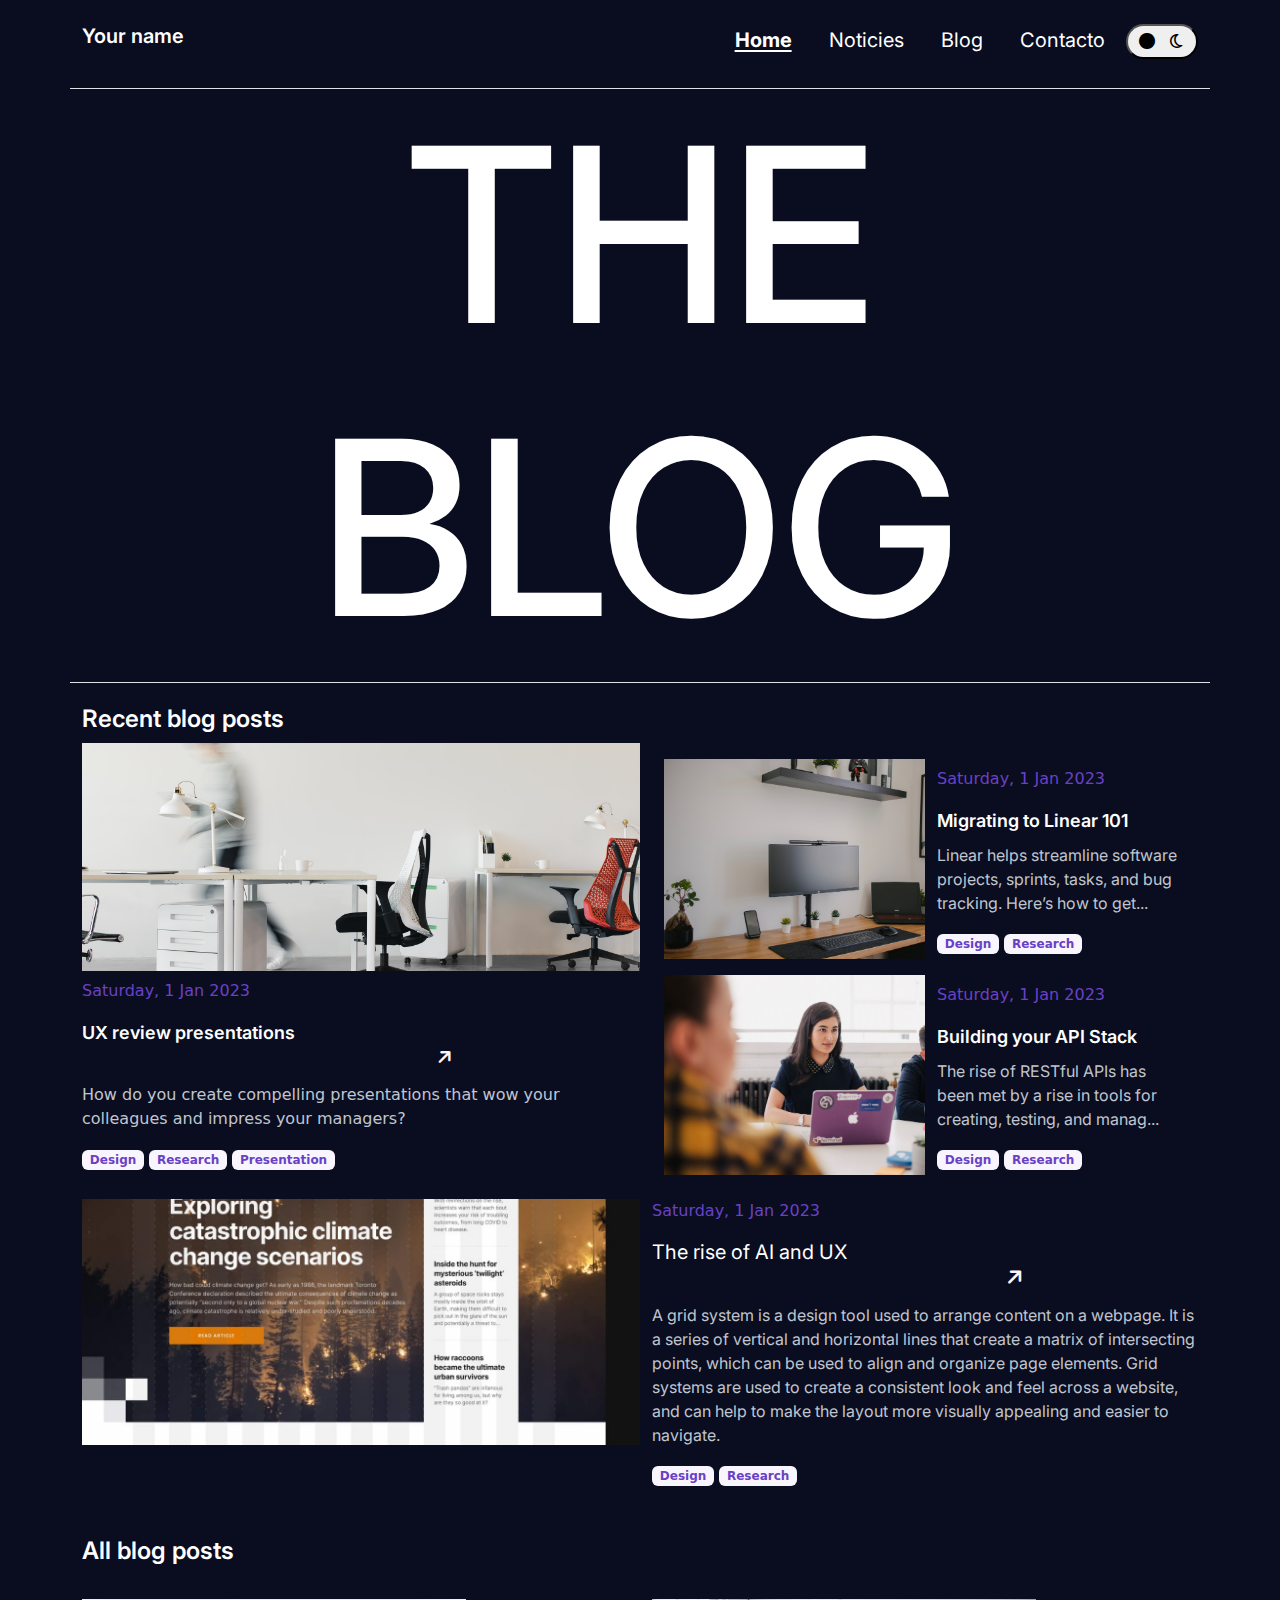
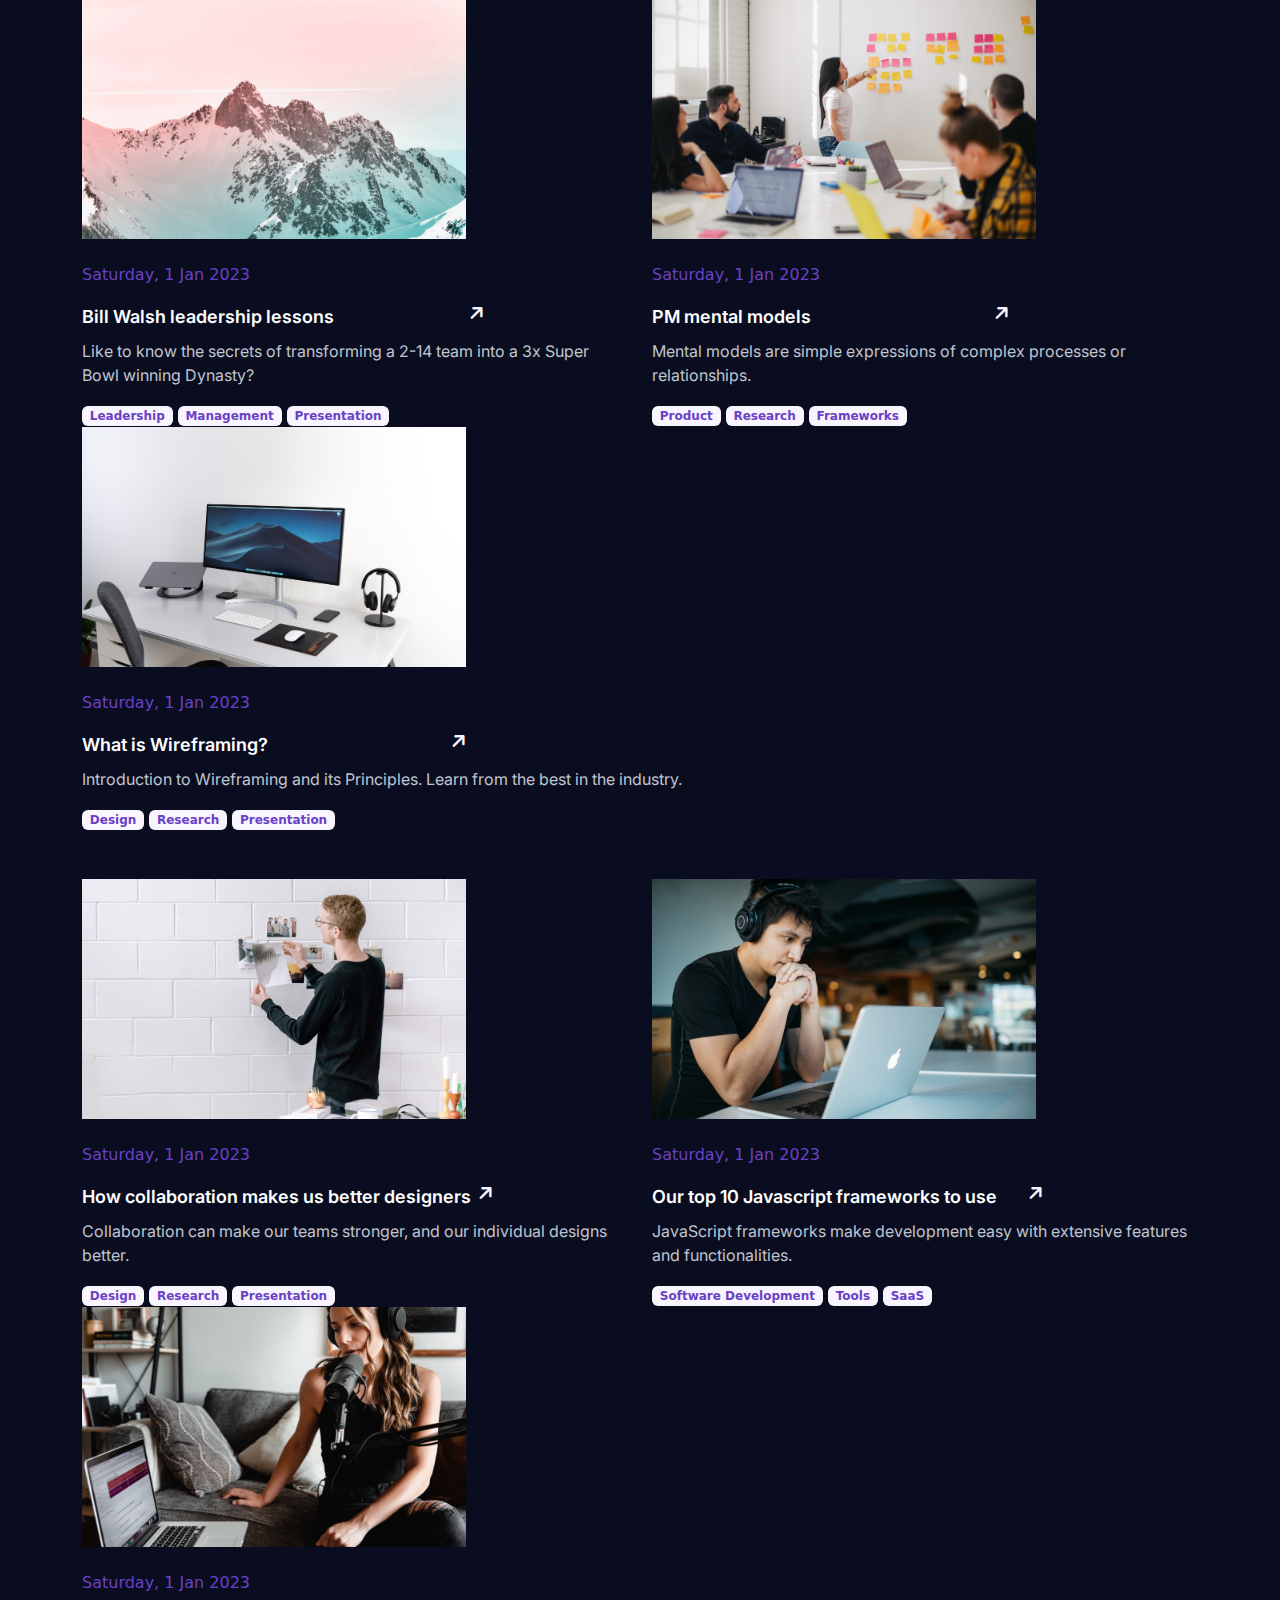
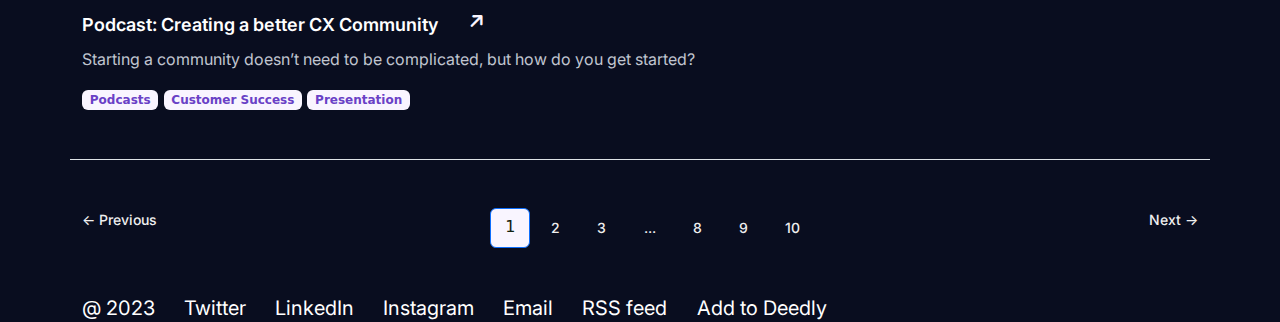
<file: index.html>
<!DOCTYPE html>
<html lang="es">
<head>
    <meta charset="UTF-8">
    <meta name="viewport" content="width=device-width, initial-scale=1.0">
    <title>The blog</title>
    <link rel="stylesheet" href="css/styles.css">
    <link href="https://cdn.jsdelivr.net/npm/bootstrap@5.3.3/dist/css/bootstrap.min.css" rel="stylesheet" integrity="sha384-QWTKZyjpPEjISv5WaRU9OFeRpok6YctnYmDr5pNlyT2bRjXh0JMhjY6hW+ALEwIH" crossorigin="anonymous">
    <link href="https://cdnjs.cloudflare.com/ajax/libs/font-awesome/6.0.0-beta3/css/all.min.css" rel="stylesheet">

</head>
<body>
        <header>
        <div class="container pt-4 pb-4">
            <div class="row">
                <p class="col-md-6 yourname">Your name</p>
                <nav class="col-md-6 text-end navegation">
                    <a class="ablog px-3" href="index.html"><u>Home</u></a>
                    <a class="a px-3" href="noticies.html">Noticies</a>
                    <a class="a px-3" href="blog.html">Blog</a>
                    <a class="a px-3" href="contacto.html">Contacto</a>
                    <button class="fondo"><i class="fa-solid fa-circle"></i> <i class="fa-regular fa-moon ps-2"></i></button>
                </nav>
            </div>
        </div>
        </header>
        <div class="">
            <div class=" container  border-top border-bottom">
                <h1 class="title">THE BLOG</h1>
            </div>
        </div>
        <div>
            <div class="container">
                <div class="row">
                    <h5 class="name">Recent blog posts</h5>
                    <div class="col-md-6">
                        <img class="imagen1" src="img/esquizofrenia.jpeg" alt="">
                        <p class="Saturday mt-2">Saturday, 1 Jan 2023</p>
                        <h4 class="tituloicon">
                            UX review presentations
                            <i class="fa-solid fa-arrow-up flecha1"></i>
                        </h4>
                        <p class="p4">How do you create compelling presentations that wow your colleagues and impress your managers?</p>
                        <span class="badge">Design</span>
                        <span class="badge">Research</span>
                        <span class="badge">Presentation</span>
                    </div>
                    <div class="col-md-6">
                        <div class="container">
                            <div class="row">
                                <div class="col-md-6">
                                    <p></p>
                                    <img class=" image2" src="img/img02.jpeg" alt="">
                                </div>
                                <div class="col-md-6 padding">
                                    <p class="Saturday">Saturday, 1 Jan 2023</p>
                                    <h4 class="titulo1" >Migrating to Linear 101</h4>
                                    <p class="texto1">Linear helps streamline software projects, sprints, tasks, and bug tracking. Here’s how to get...</p>
                                    <span class="badge">Design</span>
                                    <span class="badge">Research</span>
                                </div>
                            </div>
                        </div>
                        <div class="container">
                            <div class="row">
                                <div class="col-md-6">
                                    <p></p>
                                    <img class=" image2" src="img/img01.jpeg" alt="">
                                </div>
                                <div class="col-md-6 padding">
                                    <p class="Saturday">Saturday, 1 Jan 2023</p>
                                    <h4 class="titulo1">Building your API Stack</h4>
                                    <p class="texto1">The rise of RESTful APIs has been met by a rise in tools for creating, testing, and manag...</p>
                                    <span class="badge">Design</span>
                                    <span class="badge">Research</span>
                                </div>
                            </div>
                        </div>
                    </div>
                </div>
            </div>
        </div>
        <div>
            <div class="container">
                <div class="row">
                    <div class="col-md-6">
                        <a href="blog.html">
                            <img class="img03 mt-4" src="img/img03.jpeg" alt="">
                        </a>
                    </div>
                    <div class="col-md-6 mt-4">
                        <p class="Saturday">Saturday, 1 Jan 2023</p>
                        <h4 class="tituloicon">
                            <a href="blog.html" class="text-decoration-none text-white">
                                The rise of AI and UX
                                <i class="fa-solid fa-arrow-up flecha1"></i>
                            </a>
                        </h4>
                        <p class="texto1" >A grid system is a design tool used to arrange content on a webpage. It is a series of vertical and horizontal lines that create a matrix of intersecting points, which can be used to align and organize page elements. Grid systems are used to create a consistent look and feel across a website, and can help to make the layout more visually appealing and easier to navigate.</p>
                        <span class="badge">Design</span>
                        <span class="badge">Research</span>
                    </div>
                </div>
            </div>
        </div>
        <div>
            <div class="container pt-5 border-bottom pb-5">
                <a class="text-decoration-none" href="noticies.html">
                    <h4 class="blogs">All blog posts</h4>
                </a>
                <div class="row imagenes pt-4">
                    <div class=" col">
                        <img class="imgmenu" src="img/img04.jpeg" alt="">
                        <p class="Saturday pt-4">Saturday, 1 Jan 2023</p>
                        <h4 class="tituloicon">Bill Walsh leadership lessons
                            <i class="fa-solid fa-arrow-up flecha2"></i>
                        </h4>
                        <p class="texto1" >Like to know the secrets of transforming a 2-14 team into a 3x Super Bowl winning Dynasty?</p>
                        <span class="badge">Leadership</span>
                        <span class="badge">Management</span>
                        <span class="badge">Presentation</span>
                    </div>
                    <div class="col">
                        <img class="imgmenu" src="img/img05.jpeg" alt="">
                        <p class="Saturday pt-4">Saturday, 1 Jan 2023</p>
                        <h4 class="tituloicon">PM mental models
                            <i class="fa-solid fa-arrow-up flecha3"></i>
                        </h4>
                        <p class="texto1" >Mental models are simple expressions of complex processes or relationships.</p>
                        <span class="badge">Product</span>
                        <span class="badge">Research</span>
                        <span class="badge">Frameworks</span>
                    </div>
                    <div class="col">
                        <img class="imgmenu" src="img/img06.jpeg" alt="">
                        <p class="Saturday pt-4">Saturday, 1 Jan 2023</p>
                        <h4 class="tituloicon">What is Wireframing?
                            <i class="fa-solid fa-arrow-up flecha3"></i>
                        </h4>
                        <p class="texto1" >Introduction to Wireframing and its Principles. Learn from the best in the industry.</p>
                        <span class="badge">Design</span>
                        <span class="badge">Research</span>
                        <span class="badge">Presentation</span>
                    </div>
                </div>
                <div class="row imagenes pt-5">
                    <div class="col">
                        <img class="imgmenu" src="img/img07.jpeg" alt="">
                        <p class="Saturday pt-4">Saturday, 1 Jan 2023</p>
                        <h4 class="tituloicon">How collaboration makes us better designers
                            <i class="fa-solid fa-arrow-up"></i>
                        </h4>
                        <p class="texto1" >Collaboration can make our teams stronger, and our individual designs better.</p>
                        <span class="badge">Design</span>
                        <span class="badge">Research</span>
                        <span class="badge">Presentation</span>
                    </div>
                    <div class="col">
                        <img class="imgmenu" src="img/img08.jpeg" alt="">
                        <p class="Saturday pt-4">Saturday, 1 Jan 2023</p>
                        <h4 class="tituloicon">Our top 10 Javascript frameworks to use
                            <i class="fa-solid fa-arrow-up ms-4"></i>
                        </h4>
                        <p class="texto1" >JavaScript frameworks make development easy with extensive features and functionalities.</p>
                        <span class="badge">Software Development</span>
                        <span class="badge">Tools</span>
                        <span class="badge">SaaS</span>
                    </div>
                    <div class="col">
                        <img class="imgmenu" src="img/img09.jpeg" alt="">
                        <p class="Saturday pt-4">Saturday, 1 Jan 2023</p>
                        <h4 class="tituloicon">Podcast: Creating a better CX Community
                            <i class="fa-solid fa-arrow-up ms-4"></i>
                        </h4>
                        <p class="texto1" >Starting a community doesn’t need to be complicated, but how do you get started?</p>
                        <span class="badge">Podcasts</span>
                        <span class="badge">Customer Success</span>
                        <span class="badge">Presentation</span>
                    </div>
                </div>
            </div>
        </div>
        <div>
            <div class="container pt-5 testo">
                <p class="navend"> <- Previous</p>
                <div class="">
                    <a class="btn btn-primary pag">1</a>
                    <a class="numbers">2</a>
                    <a class="numbers">3</a>
                    <a class="numbers">...</a>
                    <a class="numbers">8</a>
                    <a class="numbers">9</a>
                    <a class="numbers">10</a>
                </div>
                <p class="navend">Next -></p>
            </div>
        </div>
        <div>
            <div class="container pt-5">
                <div class="row d-inline ">
                    <a class="text-decoration-none text-white" href="">@ 2023</a>
                    <a class="text-decoration-none text-white" href="Twitter">Twitter</a>
                    <a class="text-decoration-none text-white" href="LinkedIn">LinkedIn</a>
                    <a class="text-decoration-none text-white" href="Instagram">Instagram</a>
                    <a class="text-decoration-none text-white" href="Email">Email</a>
                    <a class="text-decoration-none text-white" href="RSS feed">RSS feed</a>
                    <a class="text-decoration-none text-white" href="Add to Feedly">Add to Deedly</a>
                </div>
            </div>
        </div>
</body>
<script src="https://code.jquery.com/jquery-3.3.1.slim.min.js" integrity="sha384-q8i/X+965DzO0rT7abK41JStQIAqVgRVzpbzo5smXKp4YfRvH+8abtTE1Pi6jizo" crossorigin="anonymous"></script>
<script src="https://cdnjs.cloudflare.com/ajax/libs/popper.js/1.14.7/umd/popper.min.js" integrity="sha384-UO2eT0CpHqdSJQ6hJty5KVphtPhzWj9WO1clHTMGa3JDZwrnQq4sF86dIHNDz0W1" crossorigin="anonymous"></script>
</html>
</file>
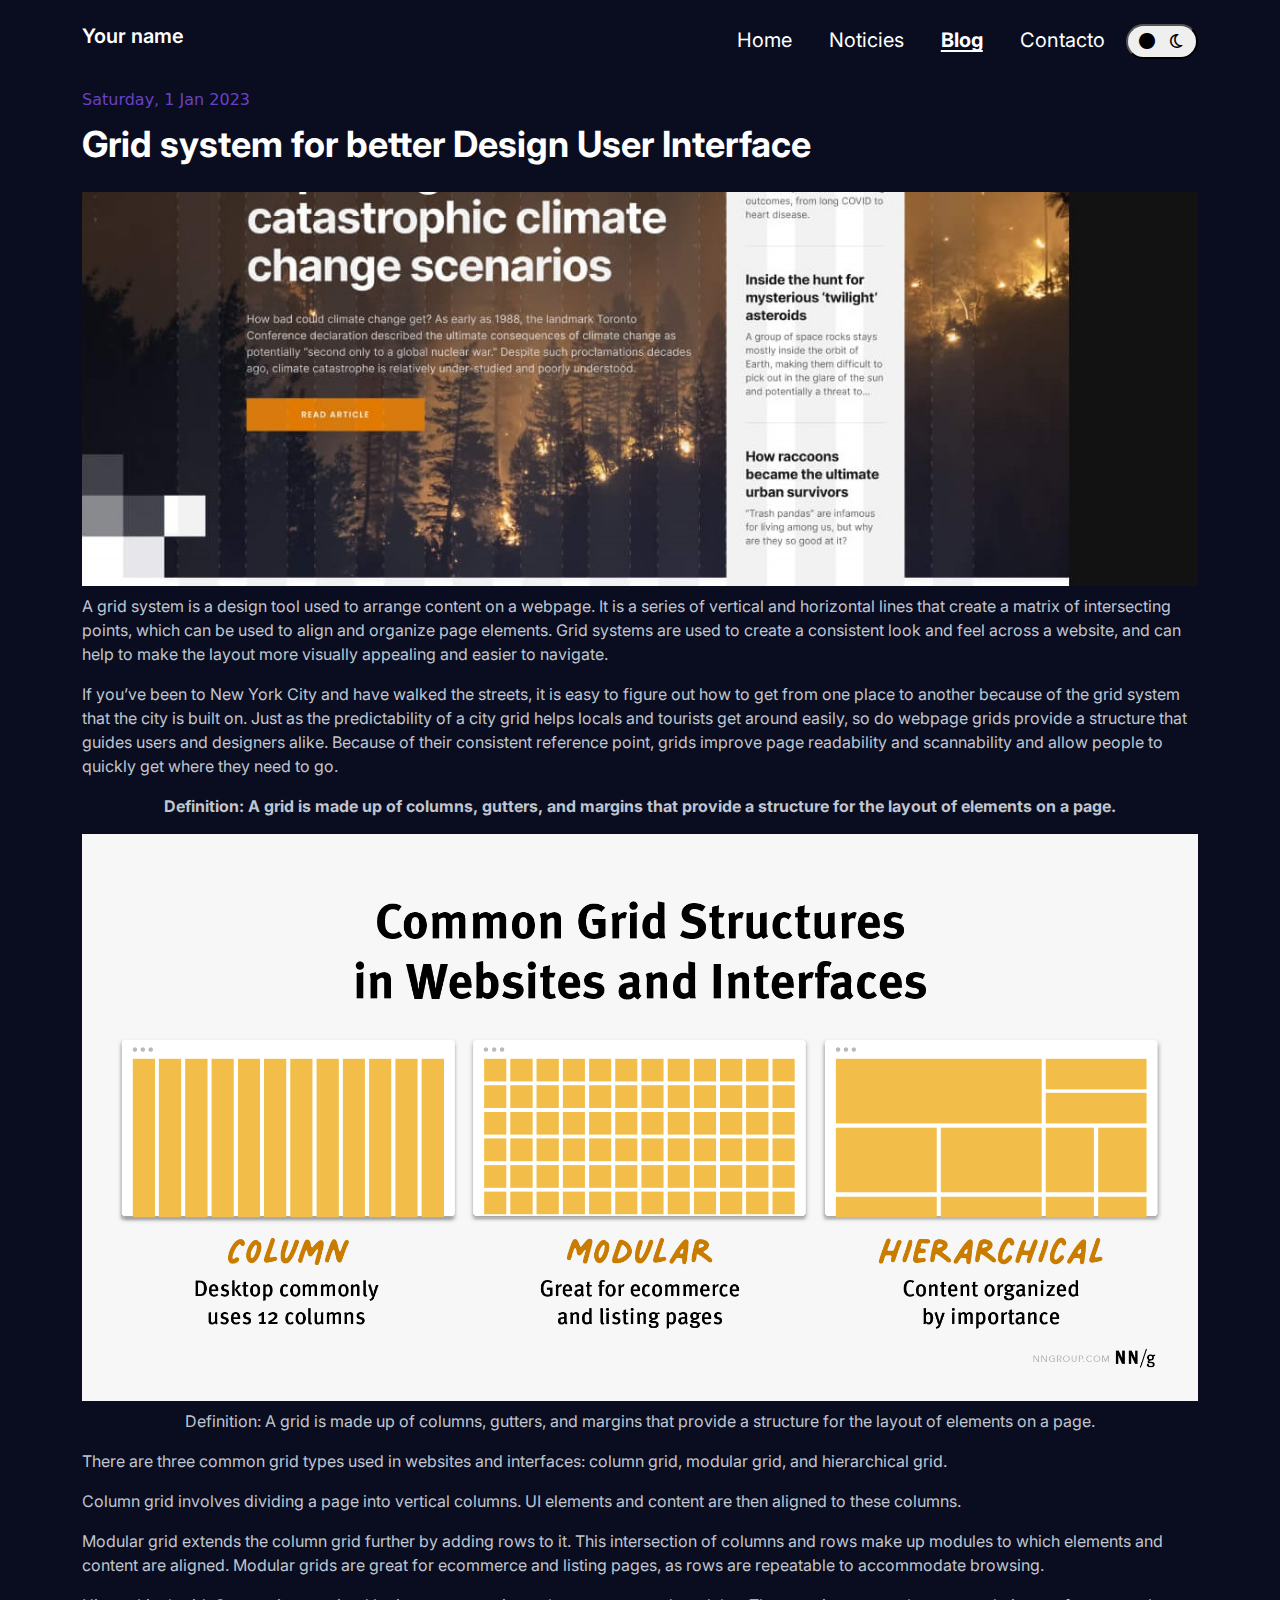
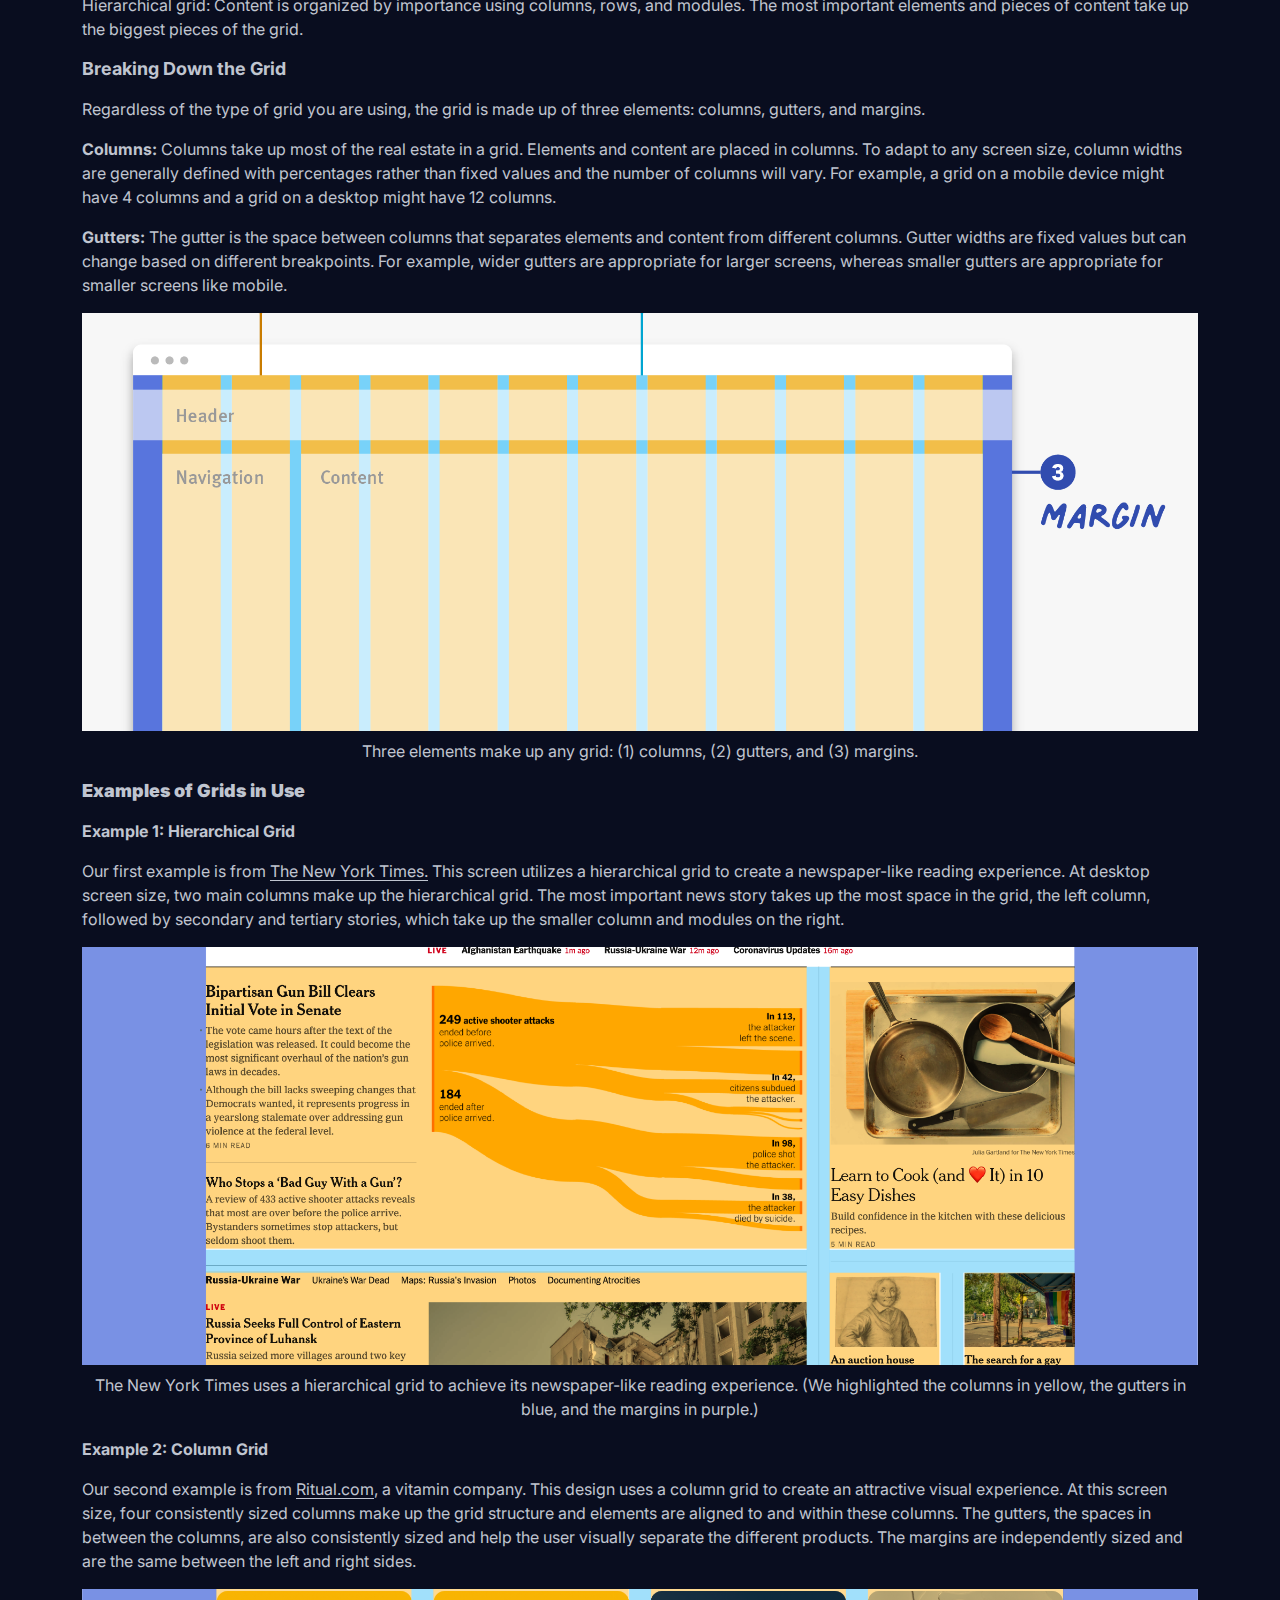
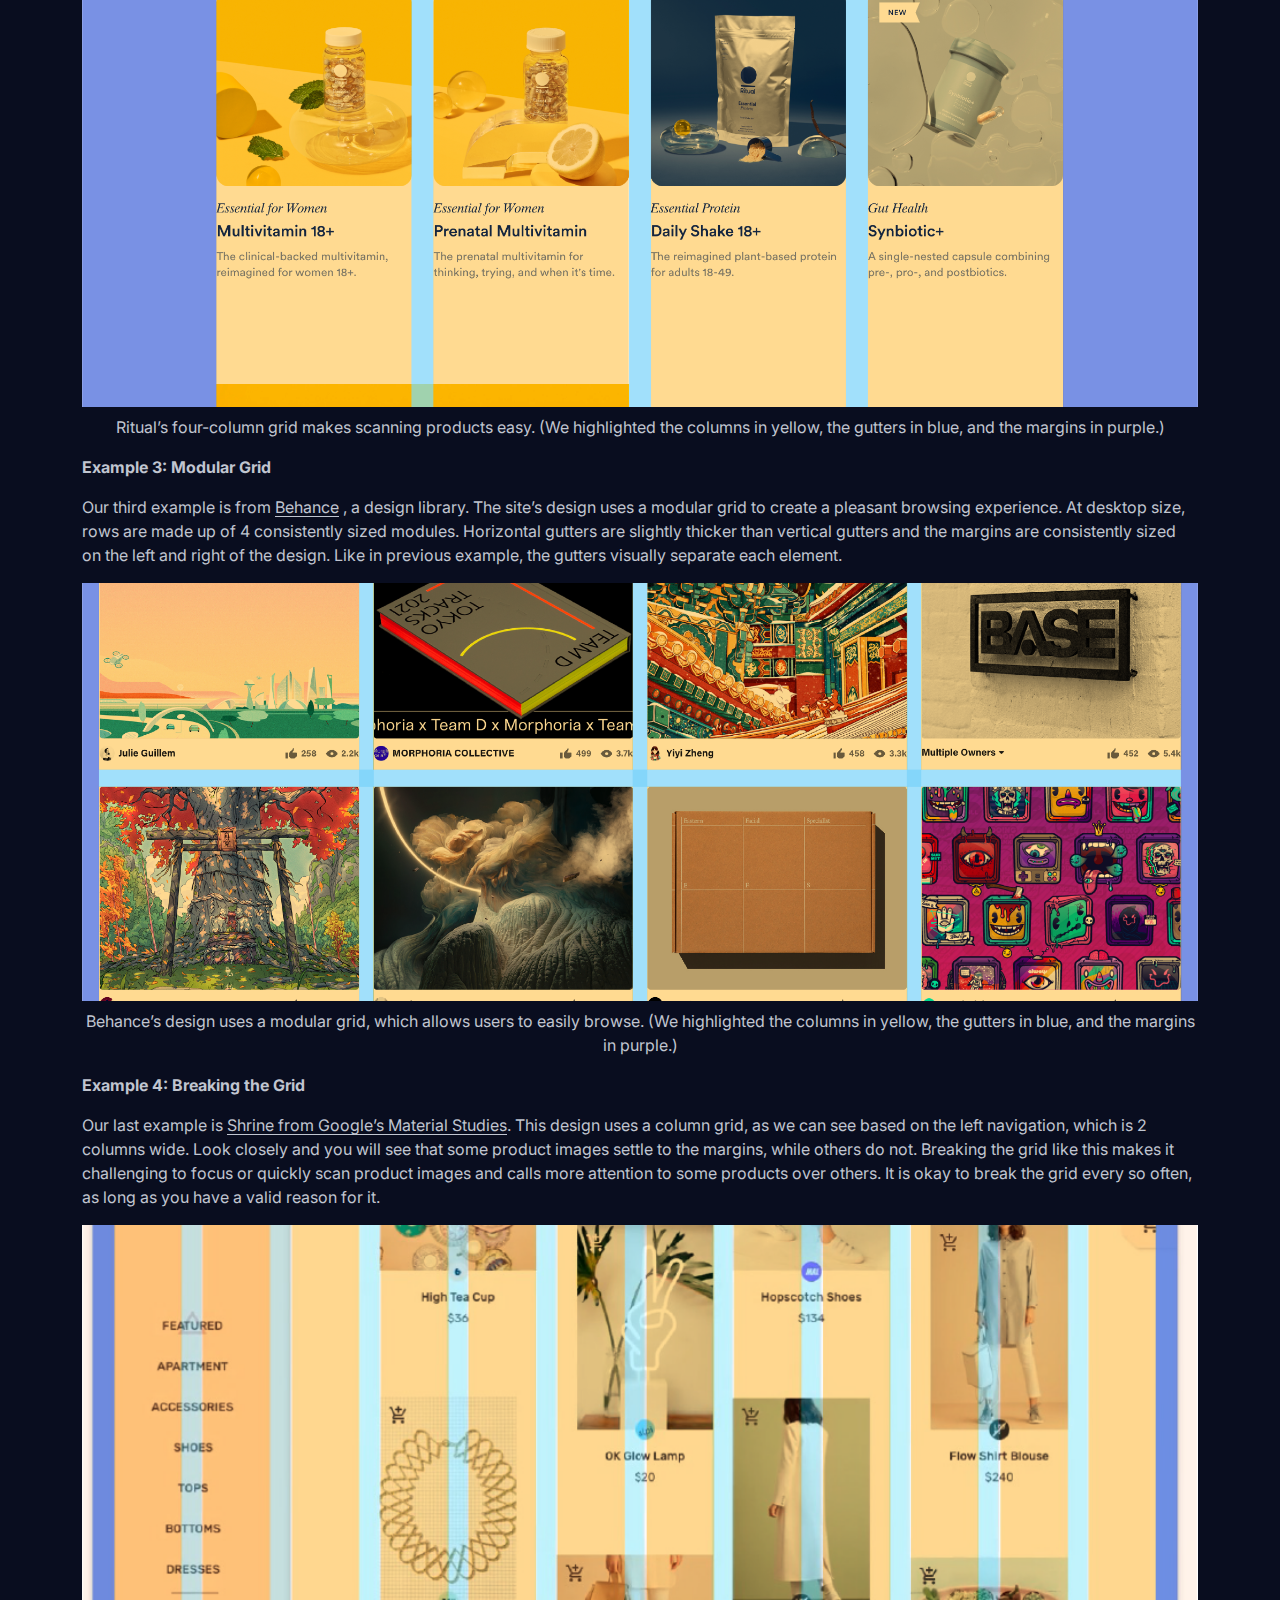
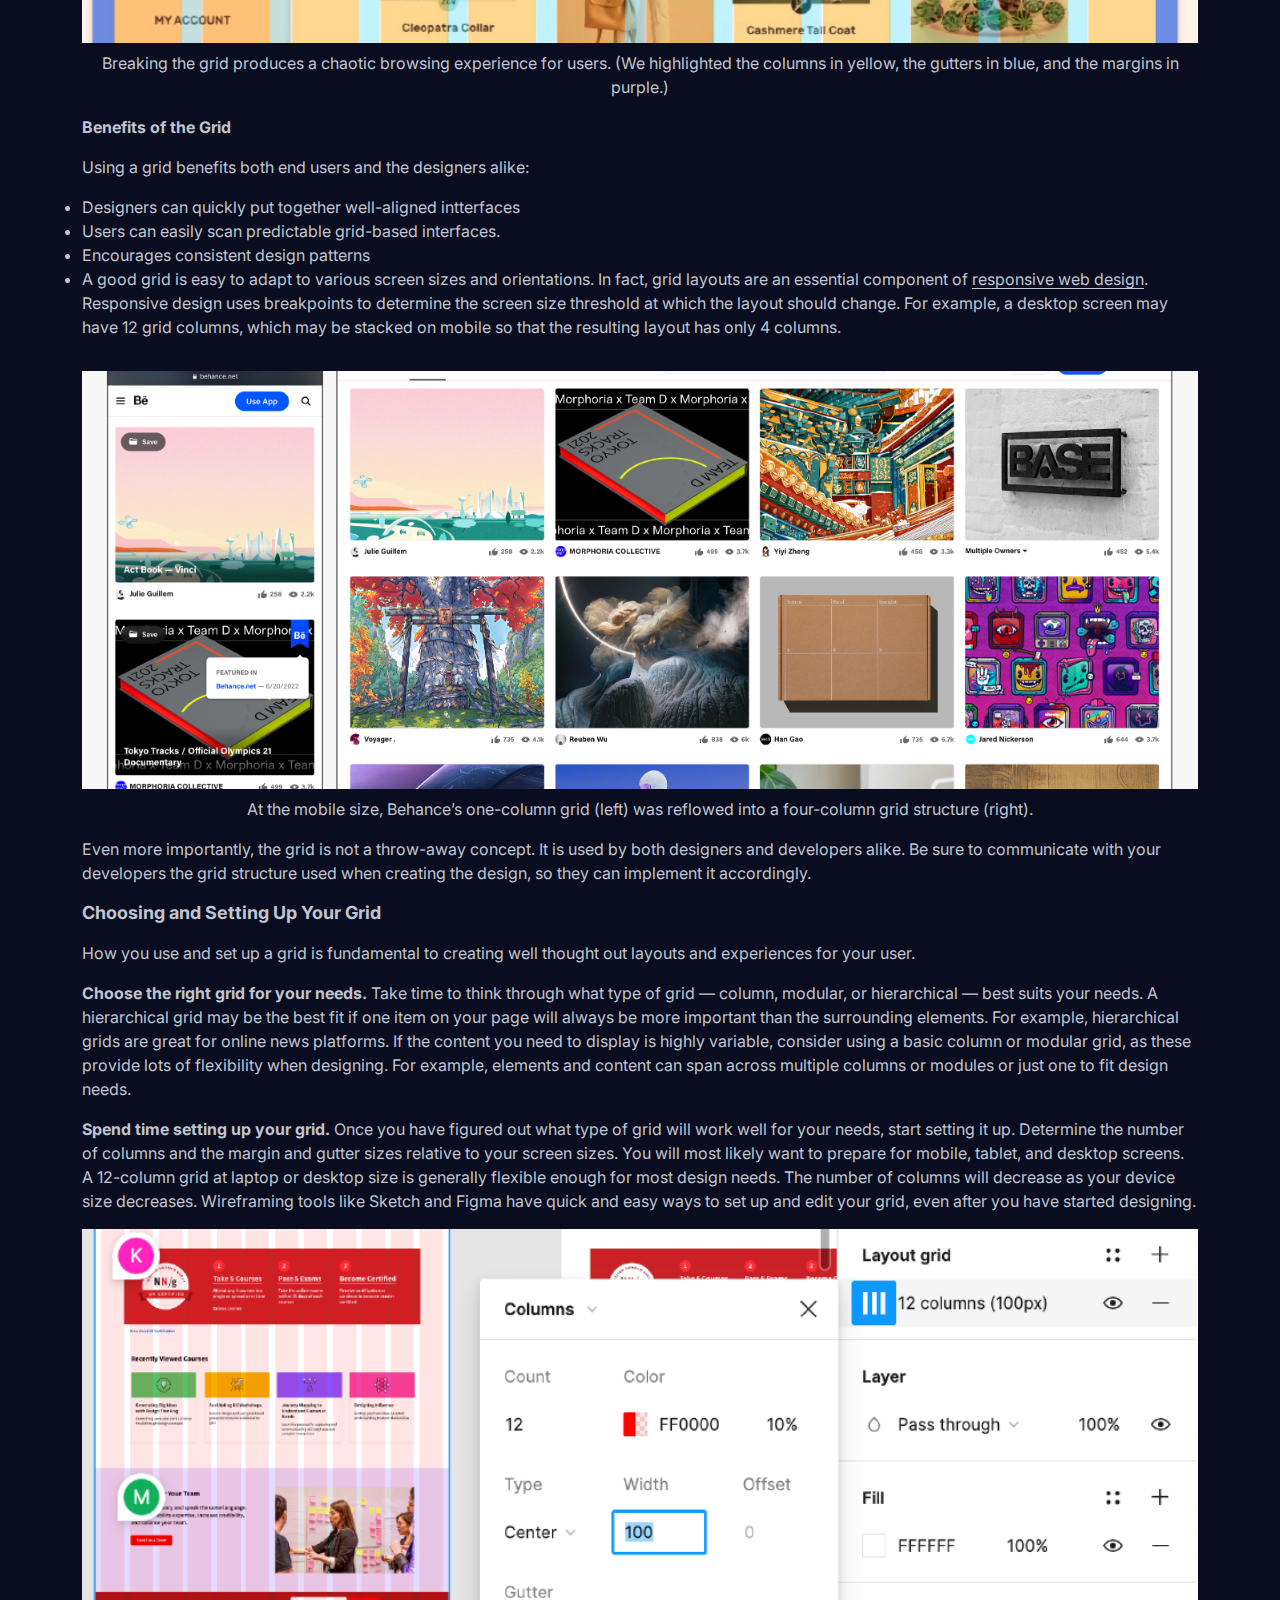
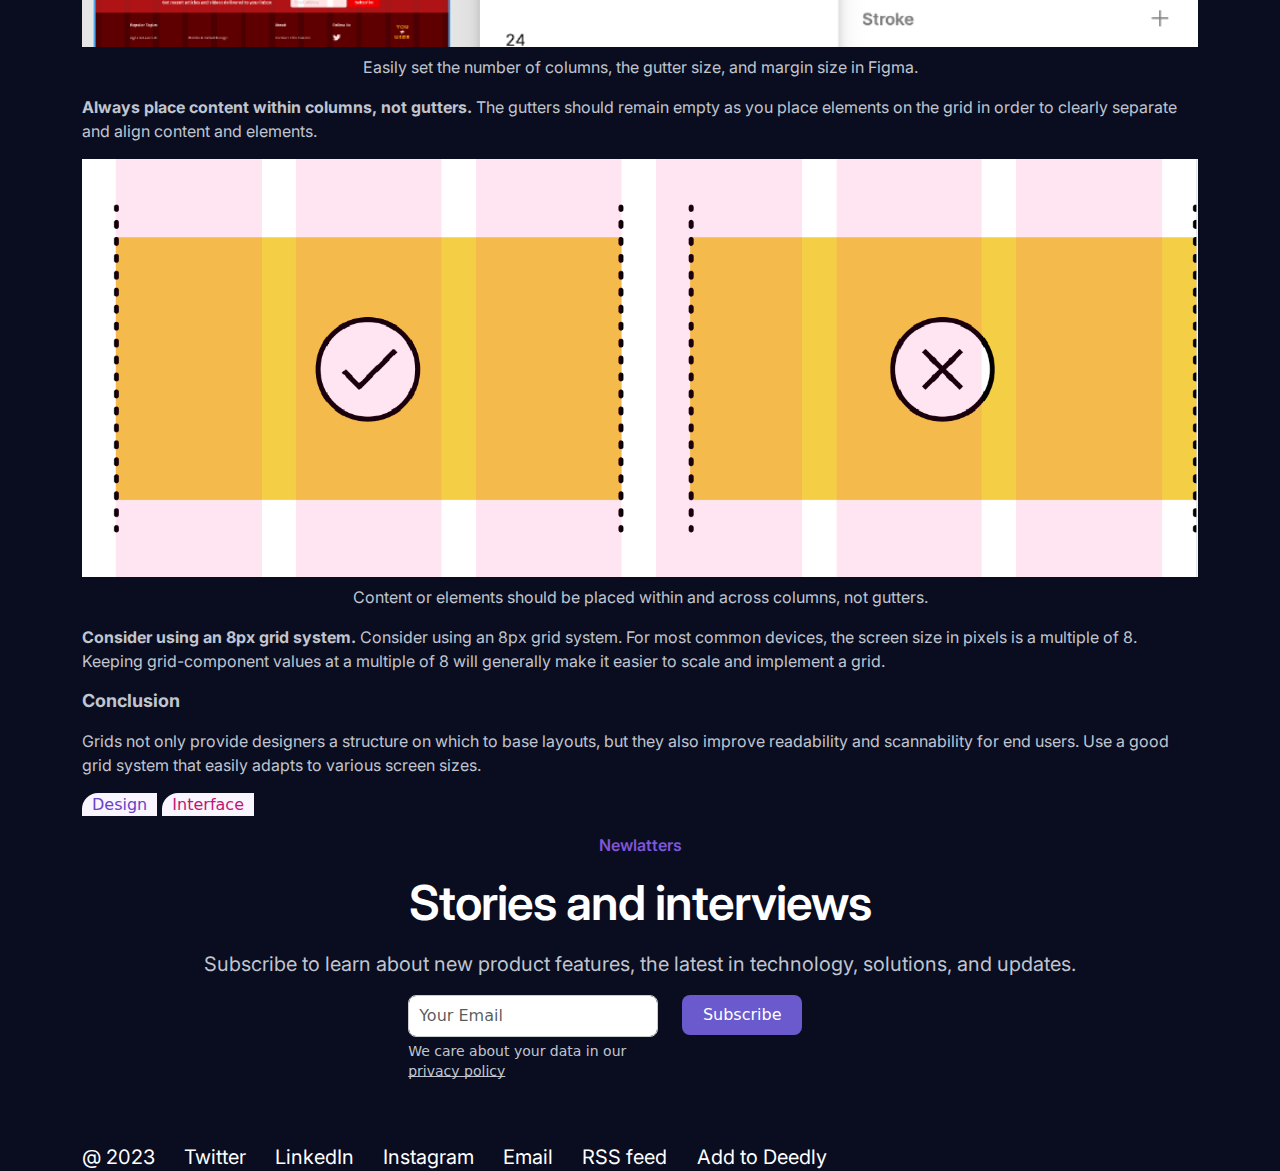
<file: blog.html>
<!DOCTYPE html>
<html lang="es">
<head>
    <meta charset="UTF-8">
    <meta name="viewport" content="width=device-width, initial-scale=1.0">
    <title>Blog</title>
    <link rel="stylesheet" href="css/styles.css">
    <link href="https://cdn.jsdelivr.net/npm/bootstrap@5.3.3/dist/css/bootstrap.min.css" rel="stylesheet" integrity="sha384-QWTKZyjpPEjISv5WaRU9OFeRpok6YctnYmDr5pNlyT2bRjXh0JMhjY6hW+ALEwIH" crossorigin="anonymous">
    <link href="https://cdnjs.cloudflare.com/ajax/libs/font-awesome/6.0.0-beta3/css/all.min.css" rel="stylesheet">
    <link href="https://fonts.googleapis.com/css2?family=Inter:wght@400;700&display=swap" rel="stylesheet">

</head>
<body>
    <header>
        <div class="container pt-4 pb-4">
            <div class="row">
                <p class="col-md-6 yourname">Your name</p>
                <nav class="col-md-6 text-end navegation">
                    <a class="a px-3" href="index.html">Home</a>
                    <a class="a px-3" href="noticies.html">Noticies</a>
                    <a class="ablog px-3" href="blog.html"><u>Blog</u></a>
                    <a class="a px-3" href="contacto.html">Contacto</a>
                    <button class="fondo"><i class="fa-solid fa-circle"></i> <i class="fa-regular fa-moon ps-2"></i></button>
                </nav>
            </div>
        </div>
    </header>
    <div>
        <div class="container">
            <div class="row">
                <p class="Saturday" >Saturday, 1 Jan 2023</p>
                <h4 class="titleblog">Grid system for better Design User Interface</h4>
                <img class="imgblog pt-4 pb-2" src="img/imgblog01.jpeg" alt="">
                <p class="textblog">A grid system is a design tool used to arrange content on a webpage. It is a series of vertical and horizontal lines that create a matrix of intersecting points, which can be used to align and organize page elements. Grid systems are used to create a consistent look and feel across a website, and can help to make the layout more visually appealing and easier to navigate.</p>
                <p class="textblog">If you’ve been to New York City and have walked the streets, it is easy to figure out how to get from one place to another because of the grid system that the city is built on. Just as the predictability of a city grid helps locals and tourists get around easily, so do webpage grids provide a structure that guides users and designers alike. Because of their consistent reference point, grids improve page readability and scannability and allow people to quickly get where they need to go.</p>
                <p class="text2blog text-center">Definition: A grid is made up of columns, gutters, and margins that provide a structure for the layout of elements on a page.</p>
                <img class="imgblog02 pb-2" src="img/imgblog02.png" alt="">
                <p class="textblog text-center">Definition: A grid is made up of columns, gutters, and margins that provide a structure for the layout of elements on a page.</p>
                <p class="textblog">There are three common grid types used in websites and interfaces: column grid, modular grid, and hierarchical grid.</p>
                <p class="textblog">Column grid involves dividing a page into vertical columns. UI elements and content are then aligned to these columns.</p>
                <p class="textblog">Modular grid extends the column grid further by adding rows to it. This intersection of columns and rows make up modules to which elements and content are aligned. Modular grids are great for ecommerce and listing pages, as rows are repeatable to accommodate browsing.</p>
                <p class="textblog">Hierarchical grid: Content is organized by importance using columns, rows, and modules. The most important elements and pieces of content take up the biggest pieces of the grid.</p>
                <p class="text3blog">Breaking Down the Grid</p>
                <p class="textblog">Regardless of the type of grid you are using, the grid is made up of three elements: columns, gutters, and margins.</p>
                <p class="textblog"><b>Columns: </b>Columns take up most of the real estate in a grid. Elements and content are placed in columns. To adapt to any screen size, column widths are generally defined with percentages rather than fixed values and the number of columns will vary. For example, a grid on a mobile device might have 4 columns and a grid on a desktop might have 12 columns.</p>
                <p class="textblog"><b>Gutters: </b> The gutter is the space between columns that separates elements and content from different columns. Gutter widths are fixed values but can change based on different breakpoints. For example, wider gutters are appropriate for larger screens, whereas smaller gutters are appropriate for smaller screens like mobile.</p>
                <img class="imgblog pb-2" src="img/imgblog03.png" alt="">
                <p class="textblog text-center">Three elements make up any grid: (1) columns, (2) gutters, and (3) margins.</p>
                <p class="text3blog"><b>Examples of Grids in Use</b></p>
                <p class="textblog"><b>Example 1: Hierarchical Grid</b></p>
                <p class="textblog"> Our first example is from <u>The New York Times.</u> This screen utilizes a hierarchical grid to create a newspaper-like reading experience. At desktop screen size, two main columns make up the hierarchical grid. The most important news story takes up the most space in the grid, the left column, followed by secondary and tertiary stories, which take up the smaller column and modules on the right.</p>
                <img class="imgblog pb-2" src="img/imgblog04.png" alt="">
                <p class="textblog text-center">The New York Times uses a hierarchical grid to achieve its newspaper-like reading experience. (We highlighted the columns in yellow, the gutters in blue, and the margins in purple.)</p>
                <p class="text2blog">Example 2: Column Grid</p>
                <p class="textblog">Our second example is from <u>Ritual.com</u>, a vitamin company. This design uses a column grid to create an attractive visual experience. At this screen size, four consistently sized columns make up the grid structure and elements are aligned to and within these columns. The gutters, the spaces in between the columns, are also consistently sized and help the user visually separate the different products. The margins are independently sized and are the same between the left and right sides.</p>
                <img class="imgblog pb-2" src="img/imgblog05.png" alt="">
                <p class="textblog text-center">Ritual’s four-column grid makes scanning products easy. (We highlighted the columns in yellow, the gutters in blue, and the margins in purple.)</p>
                <p class="text2blog">Example 3: Modular Grid</p>
                <p class="textblog">Our third example is from <u>Behance</u> , a design library. The site’s design uses a modular grid to create a pleasant browsing experience. At desktop size, rows are made up of 4 consistently sized modules. Horizontal gutters are slightly thicker than vertical gutters and the margins are consistently sized on the left and right of the design. Like in previous example, the gutters visually separate each element.</p>
                <img class="imgblog pb-2" src="img/imgblog06.png" alt="">
                <p class="textblog text-center">Behance’s design uses a modular grid, which allows users to easily browse. (We highlighted the columns in yellow, the gutters in blue, and the margins in purple.)</p>
                <p class="text2blog">Example 4: Breaking the Grid</p>
                <p class="textblog">Our last example is <u>Shrine from Google’s Material Studies</u>. This design uses a column grid, as we can see based on the left navigation, which is 2 columns wide. Look closely and you will see that some product images settle to the margins, while others do not. Breaking the grid like this makes it challenging to focus or quickly scan product images and calls more attention to some products over others. It is okay to break the grid every so often, as long as you have a valid reason for it.</p>
                <img class="imgblog pb-2" src="img/imgblog07.png" alt="">
                <p class="textblog text-center">Breaking the grid produces a chaotic browsing experience for users. (We highlighted the columns in yellow, the gutters in blue, and the margins in purple.)</p>
                <p class="text2blog">Benefits of the Grid</p>
                <p class="textblog">
                    Using a grid benefits both end users and the designers alike:
                    <ul class="textblog">
                        <li>Designers can quickly put together well-aligned intterfaces</li>
                        <li>Users can easily scan predictable grid-based interfaces.</li>
                        <li>Encourages consistent design patterns</li>
                        <li>A good grid is easy to adapt to various screen sizes and orientations. In fact, grid layouts are an essential component of <u>responsive web design</u>. Responsive design uses breakpoints to determine the screen size threshold at which the layout should change. For example, a desktop screen may have 12 grid columns, which may be stacked on mobile so that the resulting layout has only 4 columns.</li>
                    </ul>
                </p>
                <img class="imgblog pb-2" src="img/imgblog08.png" alt="">
                <p class="textblog text-center">At the mobile size, Behance’s one-column grid (left) was reflowed into a four-column grid structure (right).</p>
                <p class="textblog">Even more importantly, the grid is not a throw-away concept. It is used by both designers and developers alike. Be sure to communicate with your developers the grid structure used when creating the design, so they can implement it accordingly.</p>
                <p class="text3blog">Choosing and Setting Up Your Grid</p>
                <p class="textblog">How you use and set up a grid is fundamental to creating well thought out layouts and experiences for your user.</p>
                <p class="text2blog">Choose the right grid for your needs. <span class="textblog">Take time to think through what type of grid ­— column, modular, or hierarchical — best suits your needs. A hierarchical grid may be the best fit if one item on your page will always be more important than the surrounding elements. For example, hierarchical grids are great for online news platforms. If the content you need to display is highly variable, consider using a basic column or modular grid, as these provide lots of flexibility when designing. For example, elements and content can span across multiple columns or modules or just one to fit design needs.</span> </p>
                <p class="text2blog">Spend time setting up your grid. <span class="textblog">Once you have figured out what type of grid will work well for your needs, start setting it up. Determine the number of columns and the margin and gutter sizes relative to your screen sizes. You will most likely want to prepare for mobile, tablet, and desktop screens. A 12-column grid at laptop or desktop size is generally flexible enough for most design needs. The number of columns will decrease as your device size decreases. Wireframing tools like Sketch and Figma have quick and easy ways to set up and edit your grid, even after you have started designing.</span> </p>
                <img class="imgblog pb-2" src="img/imgblog09.png" alt="">
                <p class="textblog text-center">Easily set the number of columns, the gutter size, and margin size in Figma.</p>
                <p class="text2blog">Always place content within columns, not gutters. <span class="textblog">The gutters should remain empty as you place elements on the grid in order to clearly separate and align content and elements.</span> </p>
                <img class="imgblog pb-2" src="img/imgblog10.png" alt="">
                <p class="textblog text-center">Content or elements should be placed within and across columns, not gutters.</p>
                <p class="text2blog">Consider using an 8px grid system. <span class="textblog">Consider using an 8px grid system. For most common devices, the screen size in pixels is a multiple of 8. Keeping grid-component values at a multiple of 8 will generally make it easier to scale and implement a grid.</span> </p>
                <p class="text3blog">Conclusion</p>
                <p class="textblog">Grids not only provide designers a structure on which to base layouts, but they also improve readability and scannability for end users. Use a good grid system that easily adapts to various screen sizes.</p>
                <p>
                    <span class="badgeblog">Design</span>
                    <span class="badgeblog2">Interface</span>
                </p>
                <p class="newlatters">Newlatters</p>
                <p class="titleblog2">Stories and interviews</p>
                <p class="textblogemail">Subscribe to learn about new product features, the latest in technology, solutions, and updates.</p>
                <div class="email container">
                    <div class="row">
                        <div class="col">
                            <input type="text" class= "form-control form-control-lg" placeholder="Your Email">
                            <p class="privacity pt-1" >We care about your data in our <u>privacy policy</u> </p>
                        </div>
                        <div class="col">
                            <button type="submit" class="btn btn-primary btn-block btn-lg">Subscribe</button>
                        </div>
                    </div>
                </div>
            </div>
        </div>
    </div>
    <div>
        <div class="container pt-5">
            <div class="row d-inline ">
                <a class="text-decoration-none text-white" href="">@ 2023</a>
                <a class="text-decoration-none text-white" href="Twitter">Twitter</a>
                <a class="text-decoration-none text-white" href="LinkedIn">LinkedIn</a>
                <a class="text-decoration-none text-white" href="Instagram">Instagram</a>
                <a class="text-decoration-none text-white" href="Email">Email</a>
                <a class="text-decoration-none text-white" href="RSS feed">RSS feed</a>
                <a class="text-decoration-none text-white" href="Add to Feedly">Add to Deedly</a>
            </div>
        </div>
    </div>

</body>
<script src="https://code.jquery.com/jquery-3.3.1.slim.min.js" integrity="sha384-q8i/X+965DzO0rT7abK41JStQIAqVgRVzpbzo5smXKp4YfRvH+8abtTE1Pi6jizo" crossorigin="anonymous"></script>
<script src="https://cdnjs.cloudflare.com/ajax/libs/popper.js/1.14.7/umd/popper.min.js" integrity="sha384-UO2eT0CpHqdSJQ6hJty5KVphtPhzWj9WO1clHTMGa3JDZwrnQq4sF86dIHNDz0W1" crossorigin="anonymous"></script>
</html>
</file>
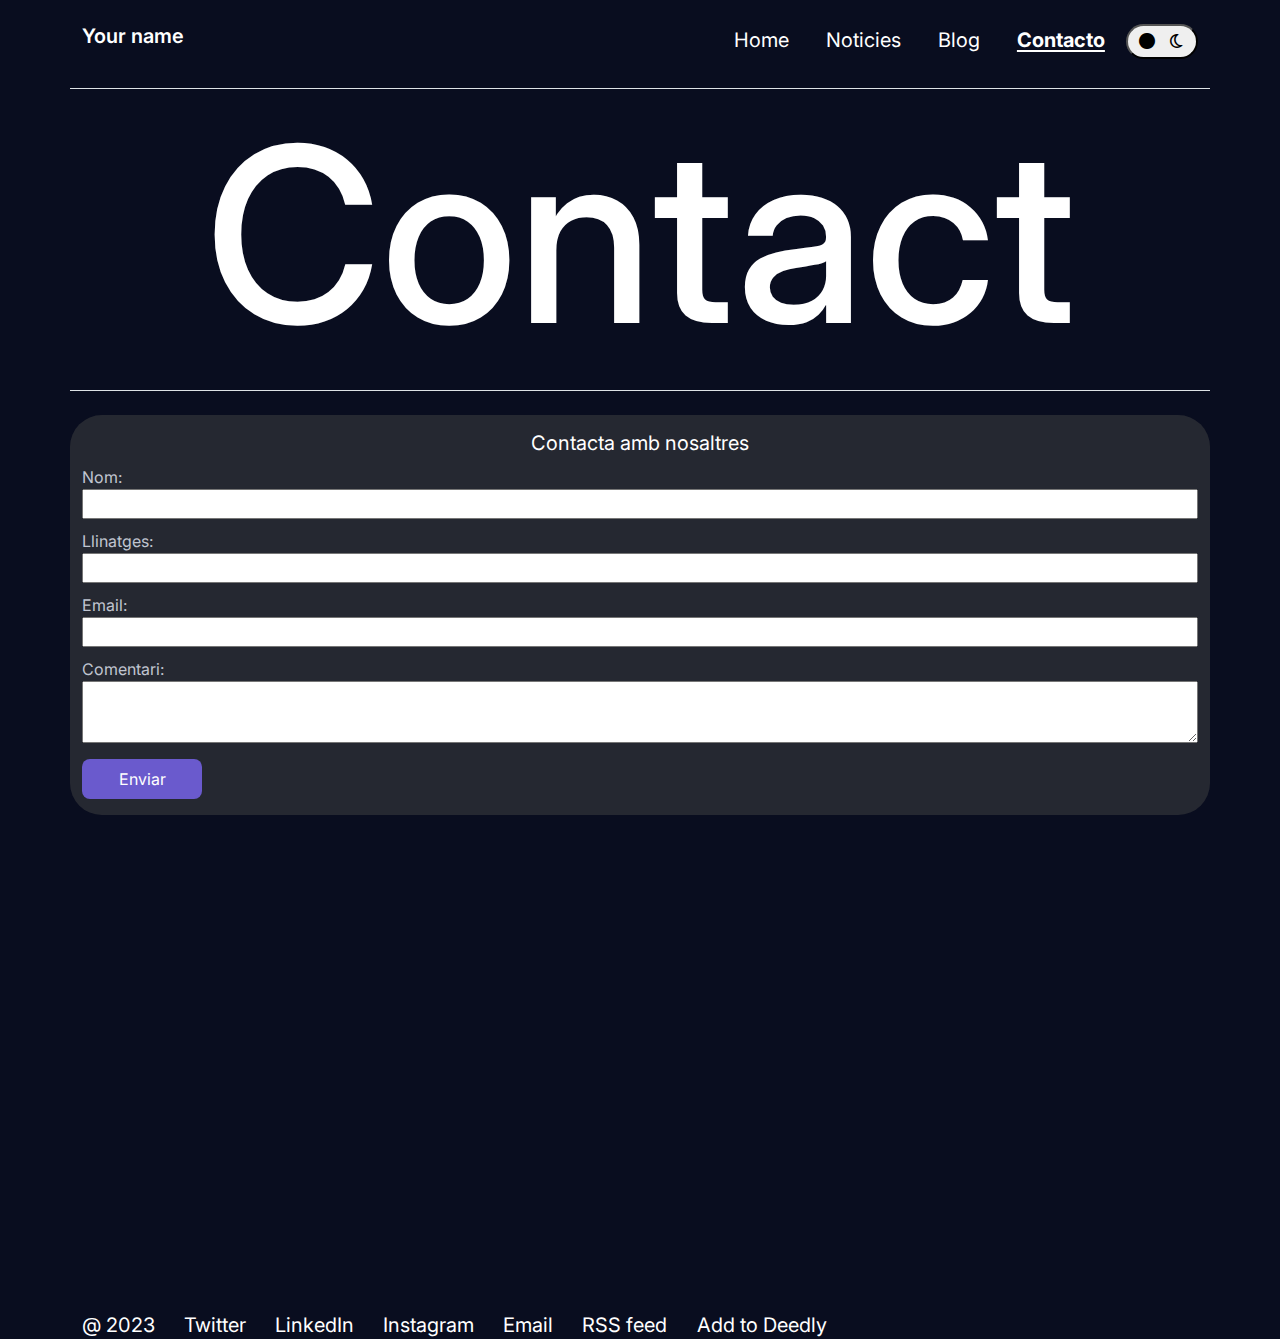
<file: contacto.html>
<!DOCTYPE html>
<html lang="es">
<head>
    <meta charset="UTF-8">
    <meta name="viewport" content="width=device-width, initial-scale=1.0">
    <title>Contacte</title>
    <link rel="stylesheet" href="css/styles.css">
    <link href="https://cdn.jsdelivr.net/npm/bootstrap@5.3.3/dist/css/bootstrap.min.css" rel="stylesheet" integrity="sha384-QWTKZyjpPEjISv5WaRU9OFeRpok6YctnYmDr5pNlyT2bRjXh0JMhjY6hW+ALEwIH" crossorigin="anonymous">
    <link href="https://cdnjs.cloudflare.com/ajax/libs/font-awesome/6.0.0-beta3/css/all.min.css" rel="stylesheet">
</head>

<body>
    <header>
        <div class="container pt-4 pb-4">
            <div class="row">
                <p class="col-md-6 yourname">Your name</p>
                <nav class="col-md-6 text-end navegation">
                    <a class="a px-3" href="index.html">Home</a>
                    <a class="a px-3" href="noticies.html">Noticies</a>
                    <a class="a px-3" href="blog.html">Blog</a>
                    <a class="ablog px-3" href="contacto.html"><u>Contacto</u></a>
                    <button class="fondo"><i class="fa-solid fa-circle"></i> <i class="fa-regular fa-moon ps-2"></i></button>
                </nav>
            </div>
        </div>
        </header>
        <div class="">
            <div class=" container  border-top border-bottom">
                <h1 class="title pruebot"<>Contact</h1>
            </div>
        </div>
    <div>
            <div class="container pt-4">
                <div class="row">
                    <form class="titlecontact pt-3 text-center" action="index.html" method="get">Contacta amb nosaltres
                        <label for="nombre">Nom:</label>
                        <input type="text" id="nombre" name="nombre" min="1" max="25" required>
                        <label for="Llinatges">Llinatges:</label>
                        <input type="text" id="Llinatges" name="Llinatges" min="1" max="50" required>
                        <label for="email">Email:</label>
                        <input type="email" id="email" name="email" required>
                        <label for="missatge">Comentari:</label>
                        <textarea id="missatge" name="missatge" min="10" max="500" ></textarea>
                        <input class="enviar" type="submit" value="Enviar">
                        <p></p>
                    </form>
                    <iframe class="pt-5" src="https://www.google.com/maps/embed?pb=!1m18!1m12!1m3!1d3074.1586716335128!2d2.6867600766279573!3d39.60110797158234!2m3!1f0!2f0!3f0!3m2!1i1024!2i768!4f13.1!3m3!1m2!1s0x1297935d441c9571%3A0xa01dc49e4565742f!2sEs%20Liceu!5e0!3m2!1ses!2ses!4v1736942475470!5m2!1ses!2ses" width="600" height="450" style="border:0;" allowfullscreen="" loading="lazy" referrerpolicy="no-referrer-when-downgrade"></iframe>            </div>
    </div>
    <div>
        <div class="container pt-5">
            <div class="row d-inline ">
                <a class="text-decoration-none text-white" href="">@ 2023</a>
                <a class="text-decoration-none text-white" href="Twitter">Twitter</a>
                <a class="text-decoration-none text-white" href="LinkedIn">LinkedIn</a>
                <a class="text-decoration-none text-white" href="Instagram">Instagram</a>
                <a class="text-decoration-none text-white" href="Email">Email</a>
                <a class="text-decoration-none text-white" href="RSS feed">RSS feed</a>
                <a class="text-decoration-none text-white" href="Add to Feedly">Add to Deedly</a>
            </div>
        </div>
    </div>
</body>
<script src="https://code.jquery.com/jquery-3.3.1.slim.min.js" integrity="sha384-q8i/X+965DzO0rT7abK41JStQIAqVgRVzpbzo5smXKp4YfRvH+8abtTE1Pi6jizo" crossorigin="anonymous"></script>
<script src="https://cdnjs.cloudflare.com/ajax/libs/popper.js/1.14.7/umd/popper.min.js" integrity="sha384-UO2eT0CpHqdSJQ6hJty5KVphtPhzWj9WO1clHTMGa3JDZwrnQq4sF86dIHNDz0W1" crossorigin="anonymous"></script>
</html>
</file>
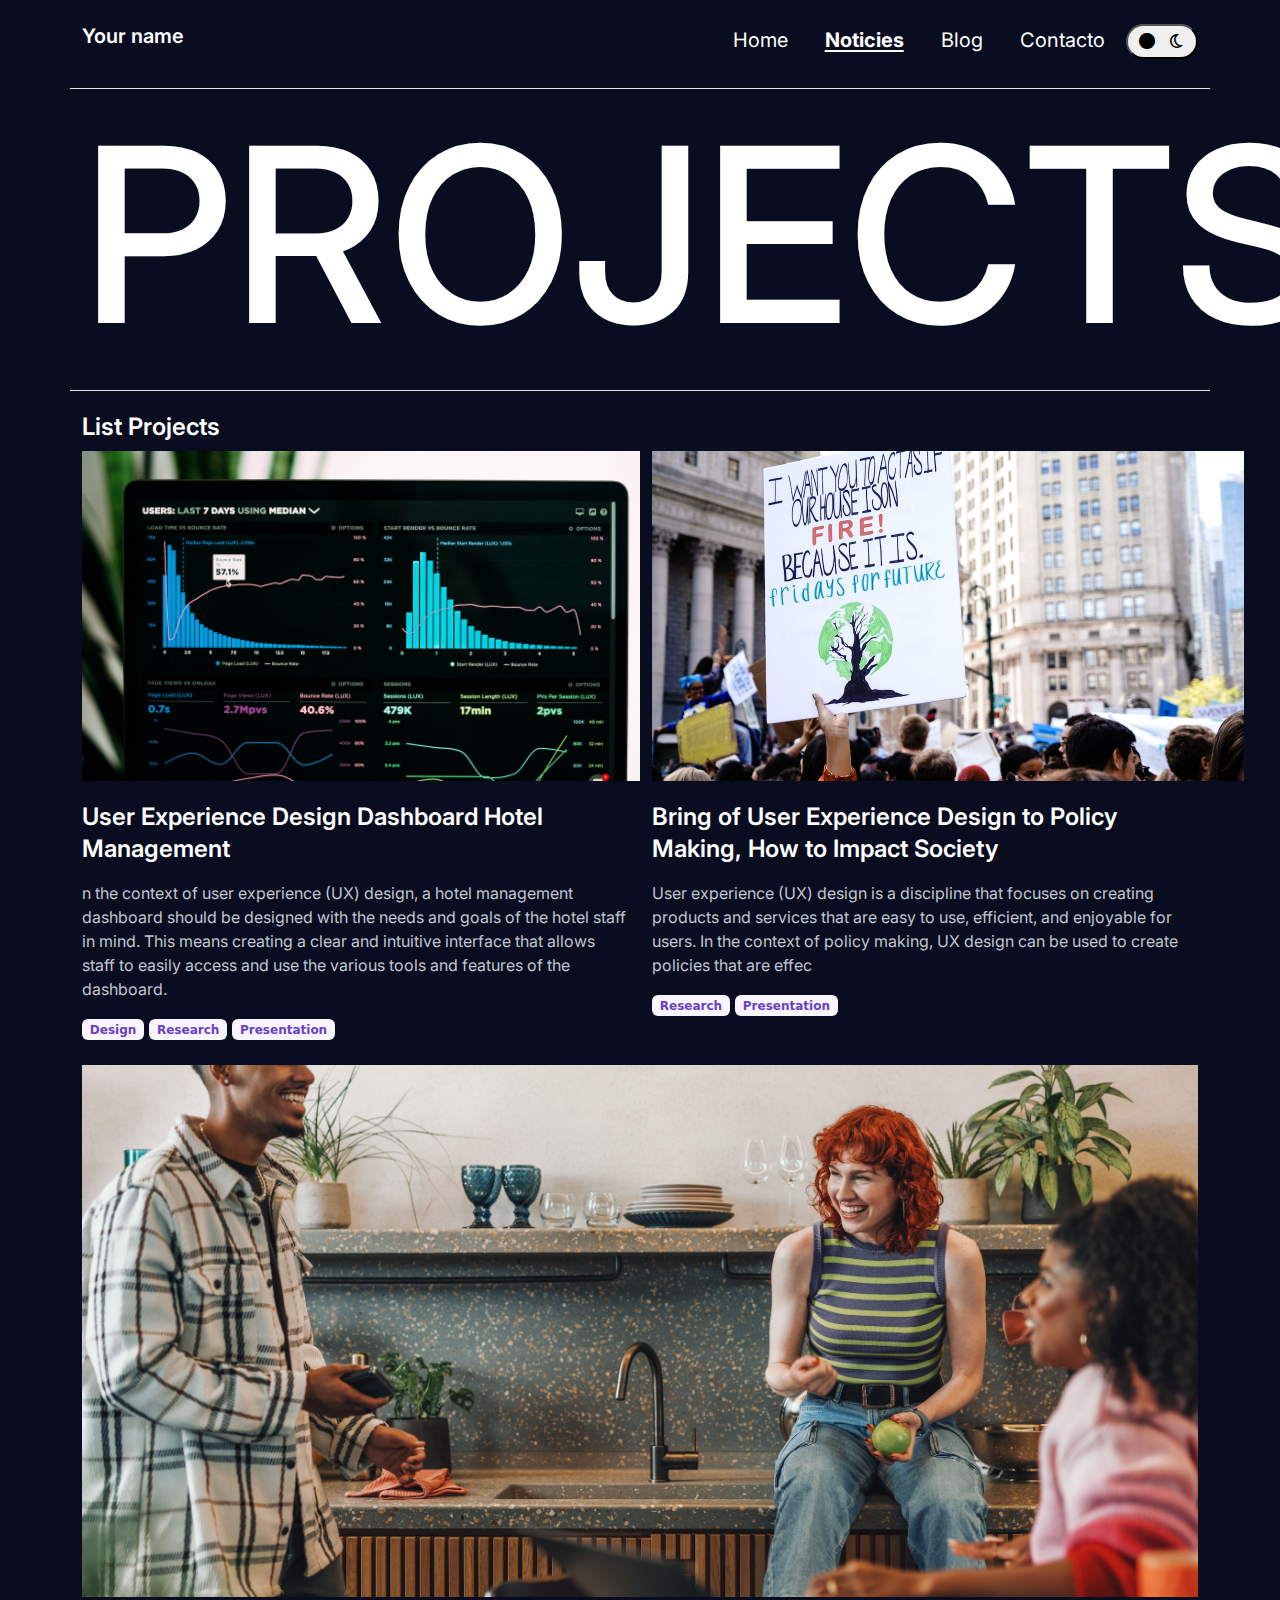
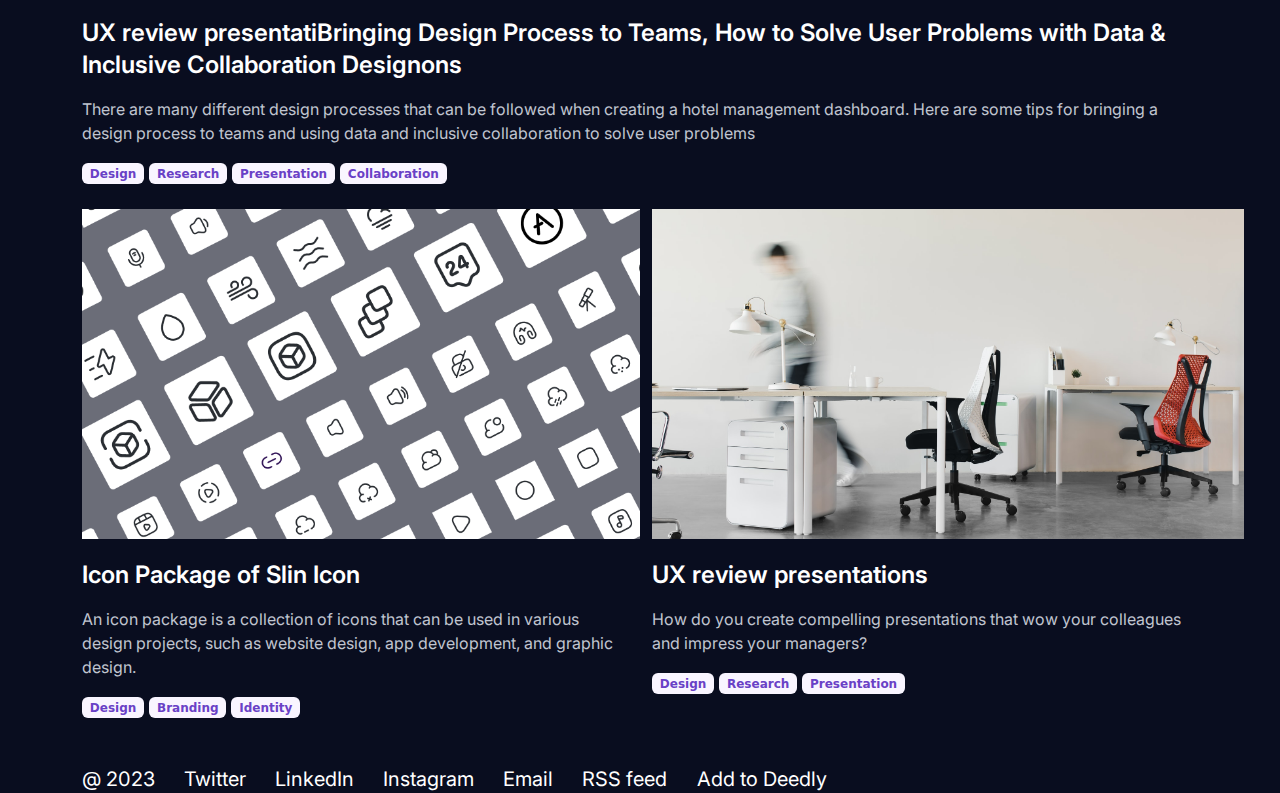
<file: noticies.html>
<!DOCTYPE html>
<html lang="es">
<head>
    <meta charset="UTF-8">
    <meta name="viewport" content="width=device-width, initial-scale=1.0">
    <title>Noticies</title>
    <link rel="stylesheet" href="css/styles.css">
    <link href="https://cdn.jsdelivr.net/npm/bootstrap@5.3.3/dist/css/bootstrap.min.css" rel="stylesheet" integrity="sha384-QWTKZyjpPEjISv5WaRU9OFeRpok6YctnYmDr5pNlyT2bRjXh0JMhjY6hW+ALEwIH" crossorigin="anonymous">
    <link href="https://cdnjs.cloudflare.com/ajax/libs/font-awesome/6.0.0-beta3/css/all.min.css" rel="stylesheet">
</head>
<body>
    <header>
        <div class="container pt-4 pb-4">
            <div class="row">
                <p class="col-md-6 yourname">Your name</p>
                <nav class="col-md-6 text-end navegation">
                    <a class="a px-3" href="index.html">Home</a>
                    <a class="ablog px-3" href="noticies.html"><u>Noticies</u></a>
                    <a class="a px-3" href="blog.html">Blog</a>
                    <a class="a px-3" href="contacto.html">Contacto</a>
                    <button class="fondo"><i class="fa-solid fa-circle"></i> <i class="fa-regular fa-moon ps-2"></i></button>
                </nav>
            </div>
        </div>
        </header>
        <div class="">
            <div class=" container  border-top border-bottom">
                <h1 class="title">PROJECTS</h1>
            </div>
        </div>
        <div>
            <div class="container">
                <div class="row">
                    <h5 class="name">List Projects</h5>
                    <div class="col-md-6">
                        <img class="imgnot" src="img/imgblog11.jpeg" alt="">
                        <p class="name">User Experience Design Dashboard Hotel Management</p>
                        <p class="textblog">n the context of user experience (UX) design, a hotel management dashboard should be designed with the needs and goals of the hotel staff in mind. This means creating a clear and intuitive interface that allows staff to easily access and use the various tools and features of the dashboard.</p>
                        <span class="badge">Design</span>
                        <span class="badge">Research</span>
                        <span class="badge">Presentation</span>
                    </div>
                    <div class="col-md-6">
                        <img class="imgnot" src="img/imgblog12.jpeg" alt="">
                        <p class="name">Bring of User Experience Design to Policy Making, How to Impact Society</p>
                        <p class="textblog">User experience (UX) design is a discipline that focuses on creating products and services that are easy to use, efficient, and enjoyable for users. In the context of policy making, UX design can be used to create policies that are effec</p>
                        <span class="badge">Research</span>
                        <span class="badge">Presentation</span>
                    </div>
                </div>
            </div>
        </div>
        <div>
            <div class="container">
                <div class="row">
                    <img class="imgnot2 pt-4" src="img/imgblog13.jpeg" alt="">
                    <p class="name">UX review presentatiBringing Design Process to Teams, How to Solve User Problems with Data & Inclusive Collaboration Designons</p>
                    <p class="textblog">There are many different design processes that can be followed when creating a hotel management dashboard. Here are some tips for bringing a design process to teams and using data and inclusive collaboration to solve user problems</p>
                    <div class="col-md-6">
                        <span class="badge">Design</span>
                        <span class="badge">Research</span>
                        <span class="badge">Presentation</span>
                        <span class="badge">Collaboration</span>
                    </div>
                </div>
            </div>
        </div>
        <div>
            <div class="container pt-4">
                <div class="row">
                    <div class="col-md-6">
                        <img class="imgnot" src="img/imgblog14.png" alt="">
                        <p class="name">Icon Package of Slin Icon</p>
                        <p class="textblog">An icon package is a collection of icons that can be used in various design projects, such as website design, app development, and graphic design.</p>
                        <span class="badge">Design</span>
                        <span class="badge">Branding</span>
                        <span class="badge">Identity</span>
                    </div>
                    <div class="col-md-6">
                        <img class="imgnot" src="img/esquizofrenia.jpeg" alt="">
                        <p class="name">UX review presentations</p>
                        <p class="textblog">How do you create compelling presentations that wow your colleagues and impress your managers?</p>
                        <span class="badge">Design</span>
                        <span class="badge">Research</span>
                        <span class="badge">Presentation</span>
                    </div>
                </div>
            </div>
        </div>
        <div>
            <div class="container pt-5">
                <div class="row d-inline ">
                    <a class="text-decoration-none text-white" href="">@ 2023</a>
                    <a class="text-decoration-none text-white" href="Twitter">Twitter</a>
                    <a class="text-decoration-none text-white" href="LinkedIn">LinkedIn</a>
                    <a class="text-decoration-none text-white" href="Instagram">Instagram</a>
                    <a class="text-decoration-none text-white" href="Email">Email</a>
                    <a class="text-decoration-none text-white" href="RSS feed">RSS feed</a>
                    <a class="text-decoration-none text-white" href="Add to Feedly">Add to Deedly</a>
                </div>
            </div>
        </div>
</body>
<script src="https://code.jquery.com/jquery-3.3.1.slim.min.js" integrity="sha384-q8i/X+965DzO0rT7abK41JStQIAqVgRVzpbzo5smXKp4YfRvH+8abtTE1Pi6jizo" crossorigin="anonymous"></script>
<script src="https://cdnjs.cloudflare.com/ajax/libs/popper.js/1.14.7/umd/popper.min.js" integrity="sha384-UO2eT0CpHqdSJQ6hJty5KVphtPhzWj9WO1clHTMGa3JDZwrnQq4sF86dIHNDz0W1" crossorigin="anonymous"></script>
</html>
</file>
<file: css/styles.css>
@import url('https://fonts.googleapis.com/css2?family=Inter:ital,opsz,wght@0,14..32,100..900;1,14..32,100..900&family=Lato:ital,wght@0,100;0,300;0,400;0,700;0,900;1,100;1,300;1,400;1,700;1,900&display=swap');

body{
    font-family: 'Inter';
}

header{
    background-color: #090d1f;
}

.color-button {
    padding: 10px 20px;
    font-size: 16px;
    color: white;
    background-color: #4CAF50; /* Color inicial */
    border: none;
    border-radius: 5px;
    cursor: pointer;
    transition: background-color 0.3s ease; /* Animación suave */
}



.a{
    font-family: Inter;
    font-size: 20px;
    font-weight: 400;
    line-height: 24px;
    text-align: left;
    text-underline-position: from-font;
    text-decoration-skip-ink: none;
    text-decoration: none;
    color: white;
}

.ablog{
    text-decoration: none;
    color: white;
    padding: 3px;
    font-family: Inter;
    font-size: 20px;
    font-weight: 700;
    line-height: 24px;
    text-align: left;
    text-underline-position: from-font;
    text-decoration-skip-ink: none;
}

.fondo{
    border-radius: 3rem;
    width: 4.5rem;
    height: 2.2rem;

}

div{
    background-color: #090d1f;
}
html, body{
    font-family: 'Inter', sans-serif;
    background-color: #090d1f;
    margin: 0;
    padding: 0;
    
}

.yourname{
    color: white;
    font-family: Inter;
    font-size: 20px;
    font-weight: 600;
    line-height: 24px;
    text-align: left;
    text-underline-position: from-font;
    text-decoration-skip-ink: none;

}

.name{
    color: white;
    font-family: Inter;
    font-size: 24px;
    font-weight: 600;
    line-height: 32px;
    text-align: left;
    text-underline-position: from-font;
    text-decoration-skip-ink: none;
    padding-top: 20px;
}



p{
    background-color: #090d1f;
}

.title{
    font-weight: 700px;
    font-size: 243.8px;
    font-family: 'Inter';
    color: white;
    text-align: center;
}


img{
    width: 50%;
    object-fit: cover;
}

.imagen1{
    width: 592px;
    height: 228px;
}

.Saturday{
    color: #6941C6;
    ;
}

.p4{
    color: #C0C5D0;
}

.boton{
    background-color: #F9F5FF;
}

.padding{
    padding-top: 1.5rem;
}


.titulo1{
    font-family: Inter;
    font-size: 18px;
    font-weight: 600;
    line-height: 28px;
    text-align: left;
    text-underline-position: from-font;
    text-decoration-skip-ink: none;
    color: white;
}

.texto1{
    font-family: Inter;
    font-size: 16px;
    font-weight: 400;
    line-height: 24px;
    text-align: left;
    text-underline-position: from-font;
    text-decoration-skip-ink: none;
    color: #C0C5D0;
}

.tituloicon{
    font-family: Inter;
    font-size: 18px;
    font-weight: 600;
    line-height: 28px;
    text-align: left;
    text-underline-position: from-font;
    text-decoration-skip-ink: none;
    color: white;
}


.image2{
    width: 320px;
    height: 200px;
}

.img03{
    width: 592px;
    height: 246px;
}

.imgmenu{
    width: 384px;
    height: 240px;
}

.fa-arrow-up{
    color: #F9F5FF;
    transition: transform 0.3s ease;
    cursor: pointer;
    transform: rotate(45deg);
    width: 24px;
    height: 24px;

}

.flecha1{
    margin-left: 22rem;
}

.flecha2{
    margin-left: 8rem;
}

.flecha3{
    margin-left: 11rem;
}

.blogs{
    font-family: Inter;
    font-size: 24px;
    font-weight: 600;
    line-height: 32px;
    text-align: left;
    text-underline-position: from-font;
    text-decoration-skip-ink: none;
    color: white;
}

.imgmenu{
    width: 384px;
    height: 240px;
}

.badge {
    background-color: #F9F5FF !important; /* Sobrescribe el estilo de Bootstrap */
    color: #6941C6 !important; /* Asegúrate de que el color también se aplique */
    width: Hug (67px)px;
    height: Hug (24px)px;
    padding: 2px 10px 2px 10px;
    gap: 0px !important;
    border-radius: 16px 0px 0px 0px;
    opacity: 0px;
    

}

.testo{
    display: flex;
    align-items: center;
    text-align: center;
    justify-content: space-between;
    
}

.navend{
    color: #EFEFEF;
    justify-content: left;
    font-family: Inter;
    font-size: 14px;
    font-weight: 500;
    line-height: 20px;
    text-align: left;
    text-underline-position: from-font;
    text-decoration-skip-ink: none;

}

.pag{
    width: 40px;
    height: 40px;
    gap: 0px;
    border-radius: 8px 0px 0px 0px;
    opacity: 0px;
    background-color: #F9F5FF !important;
    color: #112211 !important;

}

.numbers{
    color: #EFEFEF !important;
    font-family: Inter;
    font-size: 14px;
    font-weight: 500;
    line-height: 20px;
    text-align: left;
    text-underline-position: from-font;
    text-decoration-skip-ink: none;
    text-decoration: none;
    width: 40px;
    height: 40px;
    gap: 0px;
    border-radius: 8px 0px 0px 0px;
    opacity: 0px;
    margin: 1rem;

}

.text-white{
    font-family: Inter;
    font-size: 20px;
    font-weight: 400;
    line-height: 24px;
    text-align: left;
    text-underline-position: from-font;
    text-decoration-skip-ink: none;
}

/*////////////////////*/

.titleblog{
    font-family: Inter;
    font-size: 36px;
    font-weight: 700;
    line-height: 32px;
    text-align: left;
    text-underline-position: from-font;
    text-decoration-skip-ink: none;
    color: white;
}

.imgblog{
    width: 778px;
    height: 426px;
    gap: 0px;
    opacity: 0px;
    object-fit: cover;
}

.textblog{
    font-family: Inter;
    font-size: 16px;
    font-weight: 400;
    line-height: 24px;
    text-align: left;
    text-underline-position: from-font;
    text-decoration-skip-ink: none;
    color: #C0C5D0;
}



.text2blog{
    font-family: 'Inter';
    font-size: 16px;
    font-weight: 700;
    line-height: 24px;
    text-underline-position: from-font;
    text-decoration-skip-ink: none;
    color: #C0C5D0;
}

.text3blog{
    font-family: 'Inter';
    font-size: 18px;
    font-weight: 700;
    line-height: 24px;
    text-underline-position: from-font;
    text-decoration-skip-ink: none;
    color: #C0C5D0;
}

.imgblog02{
    width: 778px;
    height: 498;
    object-fit:cover;
}

.badgeblog {
    background-color: #F9F5FF !important; /* Sobrescribe el estilo de Bootstrap */
    color: #6941C6 !important; /* Asegúrate de que el color también se aplique */
    width: Hug (67px)px;
    height: Hug (24px)px;
    padding: 2px 10px 2px 10px;
    gap: 0px !important;
    border-radius: 16px 0px 0px 0px;
    opacity: 0px;
    

}

.badgeblog2 {
    background-color: #F9F5FF !important; /* Sobrescribe el estilo de Bootstrap */
    color: #C11574;
    width: Hug (67px)px;
    height: Hug (24px)px;
    padding: 2px 10px 2px 10px;
    gap: 0px !important;
    border-radius: 16px 0px 0px 0px;
    opacity: 0px;
    

}

.newlatters{
    font-style: Text md/Semibold;
    font-family: Inter;
    font-size: 16px;
    font-weight: 600;
    line-height: 24px;
    text-align: center;
    text-underline-position: from-font;
    text-decoration-skip-ink: none;
    color:#7F56D9;
}

.titleblog2{
    font-family: Inter;
    font-size: 48px;
    font-weight: 600;
    line-height: 60px;
    letter-spacing: -0.02em;
    text-align: center;
    text-underline-position: from-font;
    text-decoration-skip-ink: none;
    color: white;
}

.textblogemail{
    font-family: Inter;
    font-size: 20px;
    font-weight: 400;
    line-height: 30px;
    text-align: center;
    text-underline-position: from-font;
    text-decoration-skip-ink: none;
    color: #C0C5D0
}

.email {
    align-items: center;
    display: flex;
    justify-content: center; /* Centra todo horizontalmente */
    gap: 8px; /* Espacio entre el input y el botón */
}

.email input {
    width: 250px; /* Ancho del input */
    height: 40px; /* Altura del input */
    font-size: 16px; /* Tamaño del texto */
    padding: 0 10px; /* Espaciado interno */
    border-radius: 8px; /* Bordes redondeados */
    border: 1px solid #ccc; /* Color del borde */
}

.email button {
    width: 120px; /* Ancho del botón */
    height: 40px; /* Altura del botón (igual al input) */
    font-size: 16px; /* Tamaño del texto */
    border-radius: 8px; /* Bordes redondeados */
    background-color: #6a5acd; /* Color del botón (morado) */
    color: white; /* Color del texto */
    border: none; /* Sin borde */
    cursor: pointer; /* Cambia el cursor al pasar por el botón */
    text-align: center;
}

.privacity{
    font-size: 14px;
    font-weight: 400;
    line-height: 20px;
    text-align: left;
    text-underline-position: from-font;
    text-decoration-skip-ink: none;
    color: #C0C5D0;
}

.imgnot{
    width: 592px;
    height: 330px;
    gap: 0px;
    opacity: 0px;
    object-fit: cover;
}

.imgnot2{
    width: 1016px;
    height: 556px;
    gap: 0px;
    opacity: 0px;
    object-fit: cover;

}



.titlecontact{
    font-family: Inter;
    font-size: 20px;
    font-weight: 400;
    line-height: 24px;
    text-align: left;
    text-underline-position: from-font;
    text-decoration-skip-ink: none;
    color: #ffffff;
    display: flex;
    flex-direction: column;
    background-color: rgba(95, 95, 86, 0.336);
    border-radius: 2rem;
}

label{
    font-family: Inter;
    font-size: 16px;
    font-weight: 400;
    line-height: 24px;
    text-align: left;
    text-underline-position: from-font;
    text-decoration-skip-ink: none;
    color: #C0C5D0;
    display: flex;
    flex-direction: column;
    align-items: center;
    gap: 5px;
    padding-top: 10px;
    
}

textarea{
    font-family: Inter;
    font-size: 16px;
    font-weight: 400;
    line-height: 24px;
    text-align: left;
    text-underline-position: from-font;
    text-decoration-skip-ink: none;
    display: flex;
    flex-direction: column;
    align-items: center;
    gap: 5px;
    padding-top: 10px;
}

input.enviar{
    width: 120px;
    height: 40px;
    font-size: 16px;
    border-radius: 8px;
    background-color: #6A5acd;
    color: white;
    border: none;
    cursor: pointer;
    text-align: center;
    margin-top: 1rem
}
</file>
